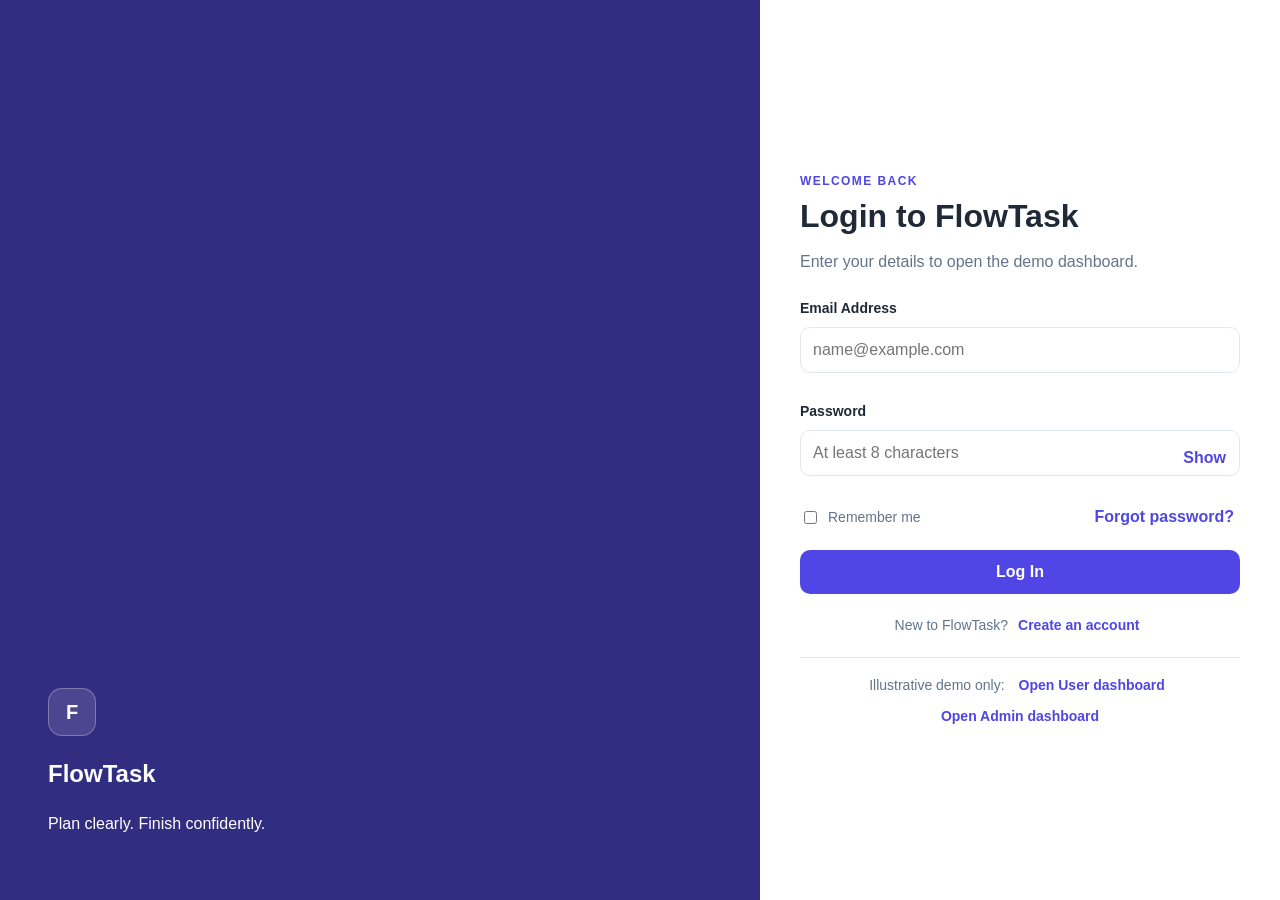
<file: docs/ui-ux/prototypes/index.html>
<!doctype html>
<html lang="en">
<head>
  <meta charset="utf-8">
  <meta name="viewport" content="width=device-width, initial-scale=1">
  <title>FlowTask UI/UX Prototype</title>
  <link rel="stylesheet" href="../../../frontend/styles/variables.css">
  <link rel="stylesheet" href="../../../frontend/styles/global.css">
  <link rel="stylesheet" href="../../../frontend/styles/components.css">
  <link rel="stylesheet" href="../../../frontend/styles/auth.css">
  <link rel="stylesheet" href="../../../frontend/styles/dashboard.css">
  <link rel="stylesheet" href="../../../frontend/styles/responsive.css">
  <link rel="stylesheet" href="./prototype.css">
</head>
<body>
  <main id="app"></main>

  <template id="auth-template">
    <section class="auth-shell">
      <aside class="auth-brand-panel">
        <div>
          <div class="prototype-logo">F</div>
          <h2>FlowTask</h2>
          <p>Plan clearly. Finish confidently.</p>
        </div>
      </aside>
      <div class="auth-form-panel">
        <div class="auth-card">
          <p class="eyebrow" id="auth-eyebrow">WELCOME BACK</p>
          <h1 id="auth-title">Login to FlowTask</h1>
          <p class="muted" id="auth-subtitle">Enter your details to open the demo dashboard.</p>

          <form id="auth-form" novalidate>
            <div class="field" id="name-field" hidden>
              <label for="full-name">Full Name</label>
              <input class="input" id="full-name" name="fullName" autocomplete="name" placeholder="Your name">
              <span class="field-error" id="name-error"></span>
            </div>
            <div class="field">
              <label for="email">Email Address</label>
              <input class="input" id="email" name="email" type="email" autocomplete="email" placeholder="name@example.com">
              <span class="field-error" id="email-error"></span>
            </div>
            <div class="field password-field">
              <label for="password">Password</label>
              <input class="input" id="password" name="password" type="password" autocomplete="current-password" placeholder="At least 8 characters">
              <button class="password-toggle" type="button" data-password-toggle="password">Show</button>
              <span class="field-error" id="password-error"></span>
            </div>
            <div class="field" id="confirm-field" hidden>
              <label for="confirm-password">Confirm Password</label>
              <input class="input" id="confirm-password" type="password" autocomplete="new-password" placeholder="Repeat your password">
              <button class="password-toggle" type="button" data-password-toggle="confirm-password">Show</button>
              <span class="field-error" id="confirm-error"></span>
            </div>
            <div class="auth-options" id="login-options">
              <label class="check-label"><input type="checkbox"> Remember me</label>
              <button class="text-button" type="button">Forgot password?</button>
            </div>
            <button class="btn btn-primary auth-submit" id="auth-submit" type="submit">Log In</button>
          </form>
          <p class="auth-switch"><span id="auth-switch-copy">New to FlowTask?</span> <button class="text-button" id="auth-switch" type="button">Create an account</button></p>
          <div class="demo-role-switch">
            <span>Illustrative demo only:</span>
            <button class="text-button" type="button" data-login-role="user">Open User dashboard</button>
            <button class="text-button" type="button" data-login-role="admin">Open Admin dashboard</button>
          </div>
        </div>
      </div>
    </section>
  </template>

  <template id="dashboard-template">
    <div class="app-shell">
      <aside class="sidebar" aria-label="Primary navigation">
        <div class="sidebar-brand">FlowTask</div>
        <nav class="sidebar-nav" id="sidebar-nav"></nav>
      </aside>
      <div class="dashboard-main">
        <header class="dashboard-header">
          <div>
            <p class="eyebrow" id="header-eyebrow">OVERVIEW</p>
            <h1 id="header-title">Good morning, Om</h1>
          </div>
          <div class="profile-area">
            <div class="profile-avatar">OV</div>
            <div>
              <strong id="profile-name">Om Vithoba</strong>
              <div class="muted small" id="profile-role">Illustrative User</div>
            </div>
          </div>
        </header>
        <div class="dashboard-content" id="dashboard-content"></div>
      </div>
    </div>
  </template>

  <div class="modal-backdrop" id="task-modal" hidden>
    <div class="modal" role="dialog" aria-modal="true" aria-labelledby="task-modal-title">
      <div class="modal-heading">
        <div>
          <p class="eyebrow">TASK DETAILS</p>
          <h2 id="task-modal-title">Add a task</h2>
        </div>
        <button class="icon-button" type="button" data-close-modal aria-label="Close">×</button>
      </div>
      <form id="task-form" novalidate>
        <div class="field">
          <label for="task-title">Task Title</label>
          <input class="input" id="task-title" required maxlength="80" placeholder="What needs to be done?">
        </div>
        <div class="field">
          <label for="task-description">Description</label>
          <textarea class="textarea" id="task-description" maxlength="300" placeholder="Add helpful context"></textarea>
        </div>
        <div class="form-columns">
          <div class="field">
            <label for="task-priority">Priority</label>
            <select class="select" id="task-priority">
              <option>Low</option>
              <option selected>Medium</option>
              <option>High</option>
            </select>
          </div>
          <div class="field">
            <label for="task-due">Due Date</label>
            <input class="input" id="task-due" type="date">
          </div>
        </div>
        <p class="field-error" id="task-error"></p>
        <div class="form-actions">
          <button class="btn btn-secondary" type="button" data-close-modal>Cancel</button>
          <button class="btn btn-primary" id="task-save" type="submit">Save Task</button>
        </div>
      </form>
    </div>
  </div>

  <div class="modal-backdrop" id="delete-modal" hidden>
    <div class="modal" role="dialog" aria-modal="true" aria-labelledby="delete-modal-title">
      <p class="eyebrow danger-text">DELETE TASK</p>
      <h2 id="delete-modal-title">Delete this task?</h2>
      <p class="muted" id="delete-copy">This illustrative action cannot be undone.</p>
      <div class="modal-actions">
        <button class="btn btn-secondary" type="button" data-close-delete>Cancel</button>
        <button class="btn btn-danger" type="button" id="confirm-delete">Confirm Delete</button>
      </div>
    </div>
  </div>

  <div class="toast" id="toast" role="status" aria-live="polite" hidden></div>
  <script src="./app.js"></script>
</body>
</html>
</file>
<file: frontend/styles/variables.css>
:root {
  --color-primary: #4f46e5;
  --color-primary-hover: #4338ca;
  --color-primary-soft: #eef2ff;
  --color-secondary: #a78bfa;
  --color-background: #f5f7fb;
  --color-surface: #ffffff;
  --color-text: #1f2937;
  --color-text-muted: #64748b;
  --color-border: #e2e8f0;
  --color-success: #15803d;
  --color-success-soft: #dcfce7;
  --color-warning: #b45309;
  --color-warning-soft: #fef3c7;
  --color-danger: #dc2626;
  --color-danger-soft: #fee2e2;
  --color-info: #2563eb;
  --color-info-soft: #dbeafe;

  --font-family:
    Inter, ui-sans-serif, -apple-system, BlinkMacSystemFont, "Segoe UI",
    sans-serif;
  --font-size-xs: 0.75rem;
  --font-size-sm: 0.875rem;
  --font-size-md: 1rem;
  --font-size-lg: 1.125rem;
  --font-size-xl: 1.25rem;
  --font-size-2xl: 1.5rem;
  --font-size-3xl: 2rem;

  --space-1: 0.25rem;
  --space-2: 0.5rem;
  --space-3: 0.75rem;
  --space-4: 1rem;
  --space-5: 1.25rem;
  --space-6: 1.5rem;
  --space-8: 2rem;
  --space-10: 2.5rem;
  --space-12: 3rem;

  --radius-sm: 0.375rem;
  --radius-md: 0.625rem;
  --radius-lg: 0.875rem;
  --radius-xl: 1.25rem;
  --radius-full: 9999px;

  --shadow-card:
    0 1px 2px rgba(15, 23, 42, 0.06), 0 8px 24px rgba(15, 23, 42, 0.04);
  --shadow-modal: 0 20px 50px rgba(15, 23, 42, 0.18);
  --transition-fast: 150ms ease;
  --transition-standard: 220ms ease;
  --sidebar-width: 260px;
  --header-height: 72px;
}
</file>
<file: frontend/styles/global.css>
@import "./variables.css";

*,
*::before,
*::after {
  box-sizing: border-box;
}

[hidden] {
  display: none !important;
}

html {
  color-scheme: light;
  font-family: var(--font-family);
  line-height: 1.5;
}

body {
  min-width: 320px;
  margin: 0;
  background: var(--color-background);
  color: var(--color-text);
  -webkit-font-smoothing: antialiased;
}

button,
input,
select,
textarea {
  font: inherit;
}

button,
select {
  cursor: pointer;
}

a {
  color: var(--color-primary);
  text-decoration-thickness: 1px;
  text-underline-offset: 3px;
}

:focus-visible {
  outline: 3px solid rgba(79, 70, 229, 0.24);
  outline-offset: 2px;
}

.sr-only {
  position: absolute;
  width: 1px;
  height: 1px;
  padding: 0;
  margin: -1px;
  overflow: hidden;
  clip: rect(0, 0, 0, 0);
  white-space: nowrap;
  border: 0;
}
</file>
<file: frontend/styles/components.css>
@import "./variables.css";

.btn {
  display: inline-flex;
  min-height: 44px;
  align-items: center;
  justify-content: center;
  gap: var(--space-2);
  border: 1px solid transparent;
  border-radius: var(--radius-md);
  padding: 0.625rem 1rem;
  font-weight: 700;
  line-height: 1;
  transition:
    background var(--transition-fast),
    border-color var(--transition-fast),
    color var(--transition-fast),
    transform var(--transition-fast);
}

.btn:hover {
  transform: translateY(-1px);
}

.btn:disabled {
  cursor: not-allowed;
  opacity: 0.58;
  transform: none;
}

.btn-primary {
  background: var(--color-primary);
  color: #fff;
}

.btn-primary:hover {
  background: var(--color-primary-hover);
}

.btn-secondary {
  border-color: var(--color-border);
  background: var(--color-surface);
  color: var(--color-text);
}

.btn-danger {
  background: var(--color-danger);
  color: #fff;
}

.field {
  display: grid;
  gap: var(--space-2);
}

.field label,
.field-label {
  font-size: var(--font-size-sm);
  font-weight: 700;
}

.input,
.select,
.textarea {
  width: 100%;
  border: 1px solid var(--color-border);
  border-radius: var(--radius-md);
  background: var(--color-surface);
  color: var(--color-text);
  transition:
    border-color var(--transition-fast),
    box-shadow var(--transition-fast);
}

.input,
.select {
  min-height: 46px;
  padding: 0.625rem 0.75rem;
}

.textarea {
  min-height: 120px;
  resize: vertical;
  padding: 0.75rem;
}

.input:focus,
.select:focus,
.textarea:focus {
  border-color: var(--color-primary);
  box-shadow: 0 0 0 3px rgba(79, 70, 229, 0.12);
  outline: none;
}

.input[aria-invalid="true"],
.select[aria-invalid="true"],
.textarea[aria-invalid="true"] {
  border-color: var(--color-danger);
}

.field-error {
  color: var(--color-danger);
  font-size: var(--font-size-sm);
}

.card,
.stat-card,
.task-card {
  border: 1px solid var(--color-border);
  border-radius: var(--radius-lg);
  background: var(--color-surface);
  box-shadow: var(--shadow-card);
}

.card {
  padding: var(--space-6);
}

.stat-card {
  min-height: 132px;
  padding: var(--space-5);
}

.task-card {
  padding: var(--space-5);
}

.badge {
  display: inline-flex;
  align-items: center;
  min-height: 24px;
  border-radius: var(--radius-full);
  padding: 0.125rem 0.625rem;
  font-size: var(--font-size-xs);
  font-weight: 800;
}

.badge-success {
  background: var(--color-success-soft);
  color: var(--color-success);
}

.badge-warning {
  background: var(--color-warning-soft);
  color: var(--color-warning);
}

.badge-danger {
  background: var(--color-danger-soft);
  color: var(--color-danger);
}

.badge-info {
  background: var(--color-info-soft);
  color: var(--color-info);
}

.filter-tabs {
  display: flex;
  gap: var(--space-2);
  overflow-x: auto;
}

.filter-tab {
  min-height: 38px;
  border: 1px solid var(--color-border);
  border-radius: var(--radius-full);
  background: var(--color-surface);
  padding: 0.5rem 0.875rem;
  color: var(--color-text-muted);
  font-weight: 700;
  white-space: nowrap;
}

.filter-tab.is-active,
.filter-tab[aria-selected="true"] {
  border-color: var(--color-primary);
  background: var(--color-primary-soft);
  color: var(--color-primary);
}

.empty-state,
.loading-state,
.error-state {
  display: grid;
  min-height: 220px;
  place-items: center;
  border: 1px dashed var(--color-border);
  border-radius: var(--radius-lg);
  background: var(--color-surface);
  padding: var(--space-8);
  text-align: center;
}

.empty-state h2,
.empty-state h3,
.loading-state p,
.error-state p {
  margin: var(--space-2) 0;
}

.notification {
  display: flex;
  align-items: flex-start;
  gap: var(--space-3);
  border: 1px solid var(--color-border);
  border-radius: var(--radius-md);
  background: var(--color-surface);
  padding: var(--space-4);
  box-shadow: var(--shadow-card);
}

.notification-success {
  border-color: #86efac;
  color: var(--color-success);
}

.notification-error {
  border-color: #fca5a5;
  color: var(--color-danger);
}

.priority-badge {
  display: inline-flex;
  align-items: center;
  min-height: 24px;
  border-radius: var(--radius-full);
  background: #f1f5f9;
  padding: 0.125rem 0.625rem;
  color: var(--color-text-muted);
  font-size: var(--font-size-xs);
  font-weight: 800;
}

.priority-high {
  background: var(--color-danger-soft);
  color: var(--color-danger);
}

.priority-medium {
  background: var(--color-warning-soft);
  color: var(--color-warning);
}

.priority-low {
  background: var(--color-info-soft);
  color: var(--color-info);
}

.password-field.invalid .input {
  border-color: var(--color-danger);
}

.password-field .input {
  padding-right: 5.5rem;
}

.skeleton {
  min-height: 18px;
  border-radius: var(--radius-sm);
  background: linear-gradient(90deg, #e2e8f0 25%, #f8fafc 50%, #e2e8f0 75%);
  background-size: 200% 100%;
  animation: skeleton-loading 1.2s ease-in-out infinite;
}

@keyframes skeleton-loading {
  to {
    background-position: -200% 0;
  }
}

.progress {
  width: 100%;
  height: 10px;
  overflow: hidden;
  border-radius: var(--radius-full);
  background: var(--color-border);
}

.progress-bar {
  height: 100%;
  border-radius: inherit;
  background: var(--color-primary);
}

.chart-card {
  min-height: 260px;
}

.chart-bars {
  display: grid;
  grid-template-columns: repeat(3, 1fr);
  align-items: end;
  gap: var(--space-5);
  min-height: 180px;
  border-bottom: 1px solid var(--color-border);
  padding: var(--space-4) var(--space-4) 0;
}

.chart-bar {
  position: relative;
  min-height: 32px;
  border-radius: var(--radius-md) var(--radius-md) 0 0;
  background: var(--color-primary);
  text-align: center;
}

.chart-bar::after {
  position: absolute;
  top: calc(100% + 8px);
  left: 50%;
  transform: translateX(-50%);
  color: var(--color-text-muted);
  font-size: var(--font-size-xs);
  font-weight: 700;
  content: attr(data-label);
}

.chart-bar.pending {
  background: var(--color-warning);
}

.chart-bar.completed {
  background: var(--color-success);
}

.chart-total {
  display: grid;
  min-height: 180px;
  place-items: center;
  border: 22px solid var(--color-primary-soft);
  border-top-color: var(--color-primary);
  border-radius: var(--radius-full);
  text-align: center;
  aspect-ratio: 1;
  max-width: 220px;
  margin: var(--space-4) auto;
}

.modal-backdrop {
  position: fixed;
  inset: 0;
  z-index: 50;
  display: grid;
  place-items: center;
  background: rgba(15, 23, 42, 0.48);
  padding: var(--space-4);
}

.modal {
  width: min(100%, 480px);
  max-height: calc(100vh - 2rem);
  overflow-y: auto;
  border-radius: var(--radius-xl);
  background: var(--color-surface);
  padding: var(--space-6);
  box-shadow: var(--shadow-modal);
}
</file>
<file: frontend/styles/auth.css>
@import "./variables.css";

.auth-shell {
  min-height: 100vh;
  display: grid;
  grid-template-columns: minmax(280px, 1fr) minmax(380px, 520px);
  background: var(--color-surface);
}

.auth-brand-panel {
  display: flex;
  align-items: flex-end;
  background: #312e81;
  color: #fff;
  padding: var(--space-12);
}

.auth-form-panel {
  display: grid;
  place-items: center;
  padding: var(--space-8);
}

.auth-card {
  width: min(100%, 440px);
}

.auth-card h1 {
  margin: 0 0 var(--space-2);
  font-size: var(--font-size-3xl);
  line-height: 1.15;
}

.auth-card form {
  display: grid;
  gap: var(--space-5);
  margin-top: var(--space-6);
}

.password-field {
  position: relative;
}

.password-toggle {
  position: absolute;
  right: 0.5rem;
  bottom: 0.5rem;
  min-height: 36px;
  border: 0;
  background: transparent;
  color: var(--color-primary);
  font-weight: 700;
}

.auth-options,
.modal-actions,
.form-actions {
  display: flex;
  align-items: center;
  justify-content: space-between;
  gap: var(--space-3);
}

.auth-submit {
  width: 100%;
}
</file>
<file: frontend/styles/dashboard.css>
@import "./variables.css";

.app-shell {
  min-height: 100vh;
  display: grid;
  grid-template-columns: var(--sidebar-width) minmax(0, 1fr);
}

.sidebar {
  position: sticky;
  top: 0;
  height: 100vh;
  border-right: 1px solid var(--color-border);
  background: var(--color-surface);
  padding: var(--space-6) var(--space-4);
}

.sidebar-brand {
  margin: 0 var(--space-3) var(--space-8);
  font-size: var(--font-size-xl);
  font-weight: 800;
}

.sidebar-nav {
  display: grid;
  gap: var(--space-2);
}

.nav-item {
  display: flex;
  min-height: 46px;
  align-items: center;
  gap: var(--space-3);
  border-radius: var(--radius-md);
  padding: 0.625rem 0.75rem;
  color: var(--color-text-muted);
  font-weight: 700;
  text-decoration: none;
}

.nav-item:hover,
.nav-item.is-active,
.nav-item[aria-current="page"] {
  background: var(--color-primary-soft);
  color: var(--color-primary);
}

.dashboard-main {
  min-width: 0;
}

.dashboard-header {
  height: var(--header-height);
  display: flex;
  align-items: center;
  justify-content: space-between;
  border-bottom: 1px solid var(--color-border);
  background: var(--color-surface);
  padding: 0 var(--space-8);
}

.dashboard-header h1 {
  margin: 0;
  font-size: var(--font-size-xl);
}

.profile-area {
  display: flex;
  align-items: center;
  gap: var(--space-3);
}

.dashboard-content {
  max-width: 1440px;
  margin: 0 auto;
  padding: var(--space-8);
}

.stats-grid {
  display: grid;
  grid-template-columns: repeat(3, minmax(0, 1fr));
  gap: var(--space-5);
  margin-bottom: var(--space-8);
}

.stats-grid.admin-stats {
  grid-template-columns: repeat(4, minmax(0, 1fr));
}

.stat-card-label {
  color: var(--color-text-muted);
  font-size: var(--font-size-sm);
  font-weight: 700;
}

.stat-card-value {
  display: block;
  margin-top: var(--space-2);
  font-size: var(--font-size-3xl);
  font-weight: 800;
  line-height: 1;
}

.section-heading {
  display: flex;
  align-items: center;
  justify-content: space-between;
  gap: var(--space-4);
  margin-bottom: var(--space-5);
}

.section-heading h2 {
  margin: 0;
  font-size: var(--font-size-2xl);
}

.task-grid {
  display: grid;
  grid-template-columns: repeat(3, minmax(0, 1fr));
  gap: var(--space-5);
}

.task-card-meta,
.task-card-actions {
  display: flex;
  align-items: center;
  gap: var(--space-2);
  flex-wrap: wrap;
}

.task-card-meta {
  justify-content: space-between;
  margin-top: var(--space-4);
}

.task-card-actions {
  border-top: 1px solid var(--color-border);
  margin-top: var(--space-4);
  padding-top: var(--space-4);
}

.table-wrap {
  width: 100%;
  overflow-x: auto;
  border: 1px solid var(--color-border);
  border-radius: var(--radius-lg);
  background: var(--color-surface);
}

.data-table {
  width: 100%;
  border-collapse: collapse;
  min-width: 760px;
}

.data-table th,
.data-table td {
  border-bottom: 1px solid var(--color-border);
  padding: 0.875rem 1rem;
  text-align: left;
  vertical-align: middle;
}

.data-table th {
  background: #f8fafc;
  color: var(--color-text-muted);
  font-size: var(--font-size-xs);
  letter-spacing: 0.04em;
  text-transform: uppercase;
}

.data-table tr:last-child td {
  border-bottom: 0;
}

.search-row,
.toolbar {
  display: flex;
  align-items: center;
  justify-content: space-between;
  gap: var(--space-4);
  margin-bottom: var(--space-5);
}

.search-input {
  width: min(100%, 360px);
}

.profile-avatar {
  display: grid;
  width: 40px;
  height: 40px;
  place-items: center;
  border-radius: var(--radius-full);
  background: var(--color-primary-soft);
  color: var(--color-primary);
  font-size: var(--font-size-sm);
  font-weight: 800;
}

.analytics-grid {
  display: grid;
  grid-template-columns: repeat(2, minmax(0, 1fr));
  gap: var(--space-5);
}
</file>
<file: frontend/styles/responsive.css>
@import "./variables.css";

@media (max-width: 1100px) {
  .task-grid {
    grid-template-columns: repeat(2, minmax(0, 1fr));
  }

  .stats-grid.admin-stats {
    grid-template-columns: repeat(2, minmax(0, 1fr));
  }
}

@media (max-width: 800px) {
  .app-shell {
    grid-template-columns: 1fr;
  }

  .sidebar {
    position: fixed;
    z-index: 40;
    right: 0;
    bottom: 0;
    left: 0;
    width: auto;
    height: 64px;
    border-top: 1px solid var(--color-border);
    border-right: 0;
    padding: var(--space-2);
  }

  .sidebar-brand {
    display: none;
  }

  .sidebar-nav {
    height: 100%;
    grid-template-columns: repeat(6, minmax(44px, 1fr));
  }

  .nav-item {
    min-width: 0;
    justify-content: center;
    padding: var(--space-2);
    text-align: center;
  }

  .dashboard-main {
    padding-bottom: 64px;
  }

  .dashboard-header {
    height: auto;
    min-height: var(--header-height);
    align-items: flex-start;
    flex-direction: column;
    gap: var(--space-2);
    padding: var(--space-4);
  }

  .dashboard-content {
    padding: var(--space-4);
  }

  .stats-grid,
  .stats-grid.admin-stats,
  .task-grid {
    grid-template-columns: 1fr;
  }

  .section-heading,
  .search-row,
  .toolbar,
  .auth-options,
  .modal-actions,
  .form-actions {
    align-items: stretch;
    flex-direction: column;
  }

  .section-heading .btn,
  .search-input,
  .form-actions .btn,
  .modal-actions .btn {
    width: 100%;
  }

  .auth-shell {
    grid-template-columns: 1fr;
  }

  .auth-brand-panel {
    min-height: 180px;
    align-items: center;
    padding: var(--space-6);
  }

  .auth-form-panel {
    padding: var(--space-6) var(--space-4);
  }

  .analytics-grid {
    grid-template-columns: 1fr;
  }
}
</file>
<file: docs/ui-ux/prototypes/prototype.css>
.eyebrow {
  margin: 0 0 var(--space-2);
  color: var(--color-primary);
  font-size: var(--font-size-xs);
  font-weight: 800;
  letter-spacing: 0.12em;
}

.muted {
  color: var(--color-text-muted);
}

.small {
  font-size: var(--font-size-sm);
}

.prototype-logo {
  display: grid;
  width: 48px;
  height: 48px;
  place-items: center;
  border: 1px solid rgba(255, 255, 255, 0.28);
  border-radius: var(--radius-lg);
  background: rgba(255, 255, 255, 0.12);
  font-size: var(--font-size-xl);
  font-weight: 900;
}

.check-label {
  display: inline-flex;
  align-items: center;
  gap: var(--space-2);
  color: var(--color-text-muted);
  font-size: var(--font-size-sm);
}

.text-button,
.icon-button {
  border: 0;
  background: transparent;
  color: var(--color-primary);
  font-weight: 800;
}

.icon-button {
  width: 40px;
  height: 40px;
  border-radius: var(--radius-full);
  color: var(--color-text-muted);
  font-size: 1.5rem;
}

.auth-switch,
.demo-role-switch {
  margin-top: var(--space-5);
  color: var(--color-text-muted);
  font-size: var(--font-size-sm);
  text-align: center;
}

.demo-role-switch {
  display: flex;
  align-items: center;
  justify-content: center;
  flex-wrap: wrap;
  gap: var(--space-2);
  border-top: 1px solid var(--color-border);
  padding-top: var(--space-4);
}

.nav-count {
  display: grid;
  min-width: 22px;
  height: 22px;
  place-items: center;
  border-radius: var(--radius-full);
  background: var(--color-primary-soft);
  margin-left: auto;
  font-size: var(--font-size-xs);
}

.task-card h3,
.task-card p {
  overflow-wrap: anywhere;
}

.task-card h3 {
  margin: 0;
  font-size: var(--font-size-lg);
}

.task-card p {
  min-height: 48px;
  color: var(--color-text-muted);
}

.task-status-row {
  display: flex;
  align-items: center;
  justify-content: space-between;
  gap: var(--space-2);
  margin-bottom: var(--space-3);
}

.due-date {
  color: var(--color-text-muted);
  font-size: var(--font-size-sm);
}

.task-card.is-completed {
  opacity: 0.74;
}

.task-card.is-completed h3 {
  text-decoration: line-through;
}

.task-card-actions .btn {
  min-height: 36px;
  padding: 0.5rem 0.75rem;
  font-size: var(--font-size-sm);
}

.modal-heading {
  display: flex;
  align-items: flex-start;
  justify-content: space-between;
  margin-bottom: var(--space-5);
}

.modal-heading h2,
.modal h2 {
  margin: 0;
}

#task-form {
  display: grid;
  gap: var(--space-4);
}

.form-columns {
  display: grid;
  grid-template-columns: repeat(2, minmax(0, 1fr));
  gap: var(--space-4);
}

.danger-text {
  color: var(--color-danger);
}

.prototype-filter-gap {
  height: var(--space-5);
}

.toast {
  position: fixed;
  right: var(--space-5);
  bottom: var(--space-5);
  z-index: 70;
  max-width: min(360px, calc(100vw - 32px));
  border: 1px solid #86efac;
  border-radius: var(--radius-md);
  background: var(--color-surface);
  padding: var(--space-4);
  box-shadow: var(--shadow-modal);
  color: var(--color-success);
  font-weight: 800;
  pointer-events: none;
}

.admin-user {
  display: flex;
  align-items: center;
  gap: var(--space-3);
}

.owner {
  color: var(--color-text-muted);
  font-size: var(--font-size-sm);
}

@media (max-width: 800px) {
  .nav-item-label {
    display: none;
  }

  .sidebar-nav .nav-item > span[aria-hidden="true"] {
    display: none;
  }

  .sidebar-nav .nav-item::after {
    content: attr(data-mobile-label);
    font-size: 0.625rem;
    line-height: 1.1;
  }

  .nav-count {
    position: absolute;
    margin: 0;
  }

  .sidebar-nav .nav-item {
    position: relative;
  }

  .form-columns {
    grid-template-columns: 1fr;
  }

  .toast {
    right: var(--space-4);
    bottom: 78px;
    left: var(--space-4);
  }
}
</file>
